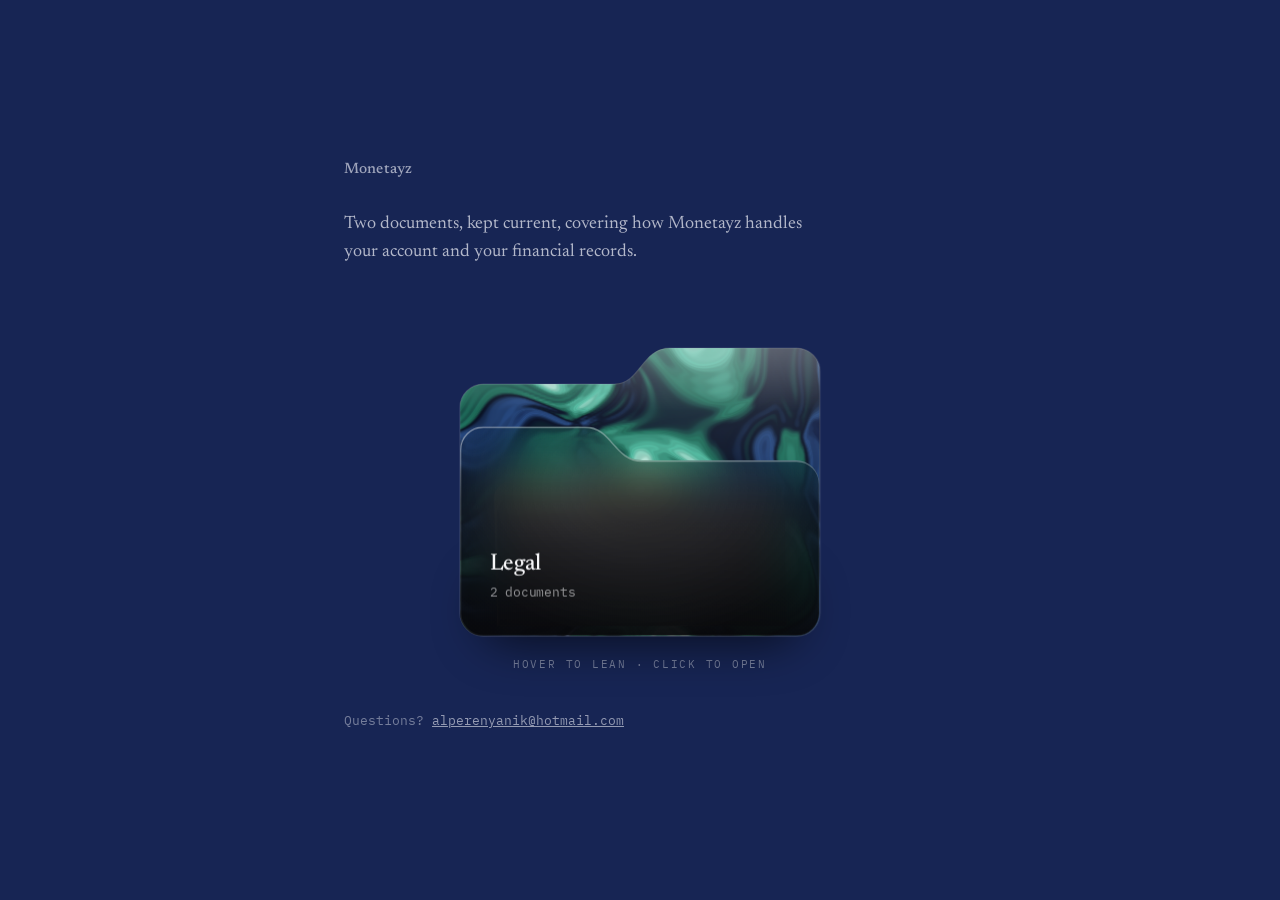
<file: index.html>
<!doctype html>
<html lang="en">

<head>
  <meta charset="utf-8" />
  <meta name="viewport" content="width=device-width, initial-scale=1" />
  <title>Monetayz — Legal</title>
  <meta name="description" content="Privacy Policy and Terms of Service for the Monetayz personal finance app." />
  <link rel="preconnect" href="https://fonts.googleapis.com">
  <link rel="preconnect" href="https://fonts.gstatic.com" crossorigin>
  <link
    href="https://fonts.googleapis.com/css2?family=Newsreader:ital,wght@0,400;0,500;1,400&family=IBM+Plex+Sans:wght@400;500;600&family=IBM+Plex+Mono:wght@400;500&display=swap"
    rel="stylesheet">
  <link rel="stylesheet" href="./css/styles.css">
  <link rel="stylesheet" href="./css/folder.css">
  <link rel="icon" href="./assets/Monetayz.ico">
  <style>
    body {
      display: flex;
      flex-direction: column;
      min-height: 100vh;
    }

    .cover.cover--home {
      flex: 1;
      display: flex;
      flex-direction: column;
      justify-content: center;
      padding-top: 0;
      padding-bottom: 0;
    }

    .home-inner {
      max-width: 640px;
      margin: 0 auto;
      width: 100%;
      padding: 40px 24px;
    }

    .home-mark {
      font-family: var(--serif);
      font-weight: 500;
      font-size: 15px;
      color: rgba(232, 234, 242, 0.65);
      letter-spacing: 0.01em;
      margin: 0 0 28px;
    }

    .home-inner h1 {
      font-family: var(--serif);
      font-weight: 500;
      font-size: clamp(34px, 6vw, 52px);
      line-height: 1.15;
      color: var(--navy-ink);
      margin: 0 0 16px;
    }

    .home-inner p.intro {
      font-family: var(--serif);
      font-size: 18px;
      line-height: 1.6;
      color: rgba(232, 234, 242, 0.75);
      max-width: 46ch;
      margin: 0 0 24px;
    }

    .folder-host {
      display: flex;
      justify-content: center;
      width: 100%;
      margin: 8px 0 0;
    }

    .folder-hint {
      font-family: var(--mono);
      font-size: 11px;
      letter-spacing: 0.16em;
      text-transform: uppercase;
      color: rgba(232, 234, 242, 0.45);
      text-align: center;
      margin: 20px 0 0;
    }

    /* no-JS fallback: the original ledger list */
    .ledger {
      list-style: none;
      margin: 0;
      padding: 0;
      border-top: 1px solid rgba(232, 234, 242, 0.18);
    }

    .ledger li {
      border-bottom: 1px solid rgba(232, 234, 242, 0.18);
    }

    .ledger a {
      display: flex;
      align-items: baseline;
      gap: 16px;
      padding: 20px 2px;
      text-decoration: none;
      color: var(--navy-ink);
    }

    .ledger a:hover .ledger-title {
      color: var(--seal);
    }

    .ledger-num {
      font-family: var(--mono);
      font-size: 13px;
      color: rgba(232, 234, 242, 0.5);
      flex-shrink: 0;
    }

    .ledger-body {
      flex: 1;
      min-width: 0;
    }

    .ledger-title {
      font-family: var(--serif);
      font-size: 19px;
      display: block;
      transition: color 0.15s ease;
    }

    .ledger-sub {
      font-family: var(--sans);
      font-size: 13.5px;
      color: rgba(232, 234, 242, 0.55);
      margin-top: 3px;
    }

    .home-foot {
      font-family: var(--mono);
      font-size: 12.5px;
      color: rgba(232, 234, 242, 0.45);
      margin-top: 36px;
    }

    .home-foot a {
      color: rgba(232, 234, 242, 0.6);
    }

    @media (prefers-reduced-motion: no-preference) {

      .home-mark,
      .home-inner h1,
      .home-inner p.intro {
        animation: rise 0.6s cubic-bezier(0.16, 1, 0.3, 1) both;
      }

      .home-mark {
        animation-delay: 0.02s;
      }

      .home-inner h1 {
        animation-delay: 0.08s;
      }

      .home-inner p.intro {
        animation-delay: 0.16s;
      }
    }
  </style>
</head>

<body>
  <main class="cover cover--home">
    <div class="home-inner">
      <p class="home-mark">Monetayz</p>
      <p class="intro">Two documents, kept current, covering how Monetayz handles your account and your financial records.</p>

      <div id="legal-folder" class="folder-host"></div>
      <p class="folder-hint" id="folder-hint" hidden>Hover to lean · Click to open</p>

      <noscript>
        <ol class="ledger">
          <li>
            <a href="./privacy.html">
              <span class="ledger-num">01</span>
              <span class="ledger-body">
                <span class="ledger-title">Privacy Policy</span>
                <span class="ledger-sub">How we collect, use, and protect your data</span>
              </span>
            </a>
          </li>
          <li>
            <a href="./terms.html">
              <span class="ledger-num">02</span>
              <span class="ledger-body">
                <span class="ledger-title">Terms of Service</span>
                <span class="ledger-sub">The rules for using Monetayz</span>
              </span>
            </a>
          </li>
        </ol>
      </noscript>

      <p class="home-foot">Questions? <a href="mailto:alperenyanik@hotmail.com">alperenyanik@hotmail.com</a></p>
    </div>
  </main>

  <script src="./js/folder.js"></script>
  <script>
    GlassFolder.mount(document.getElementById('legal-folder'), {
      label: 'Legal',
      meta: '2 documents',
      tone: 'dark',
      art: 'ledger',
      seed: 7,
      width: 360,
      files: [
        { name: 'Privacy Policy', meta: '01 · Data', href: './privacy.html', art: 'brass' },
        { name: 'Terms of Service', meta: '02 · Rules', href: './terms.html' }
      ]
    });
    document.getElementById('folder-hint').hidden = false;
  </script>
</body>

</html>
</file>
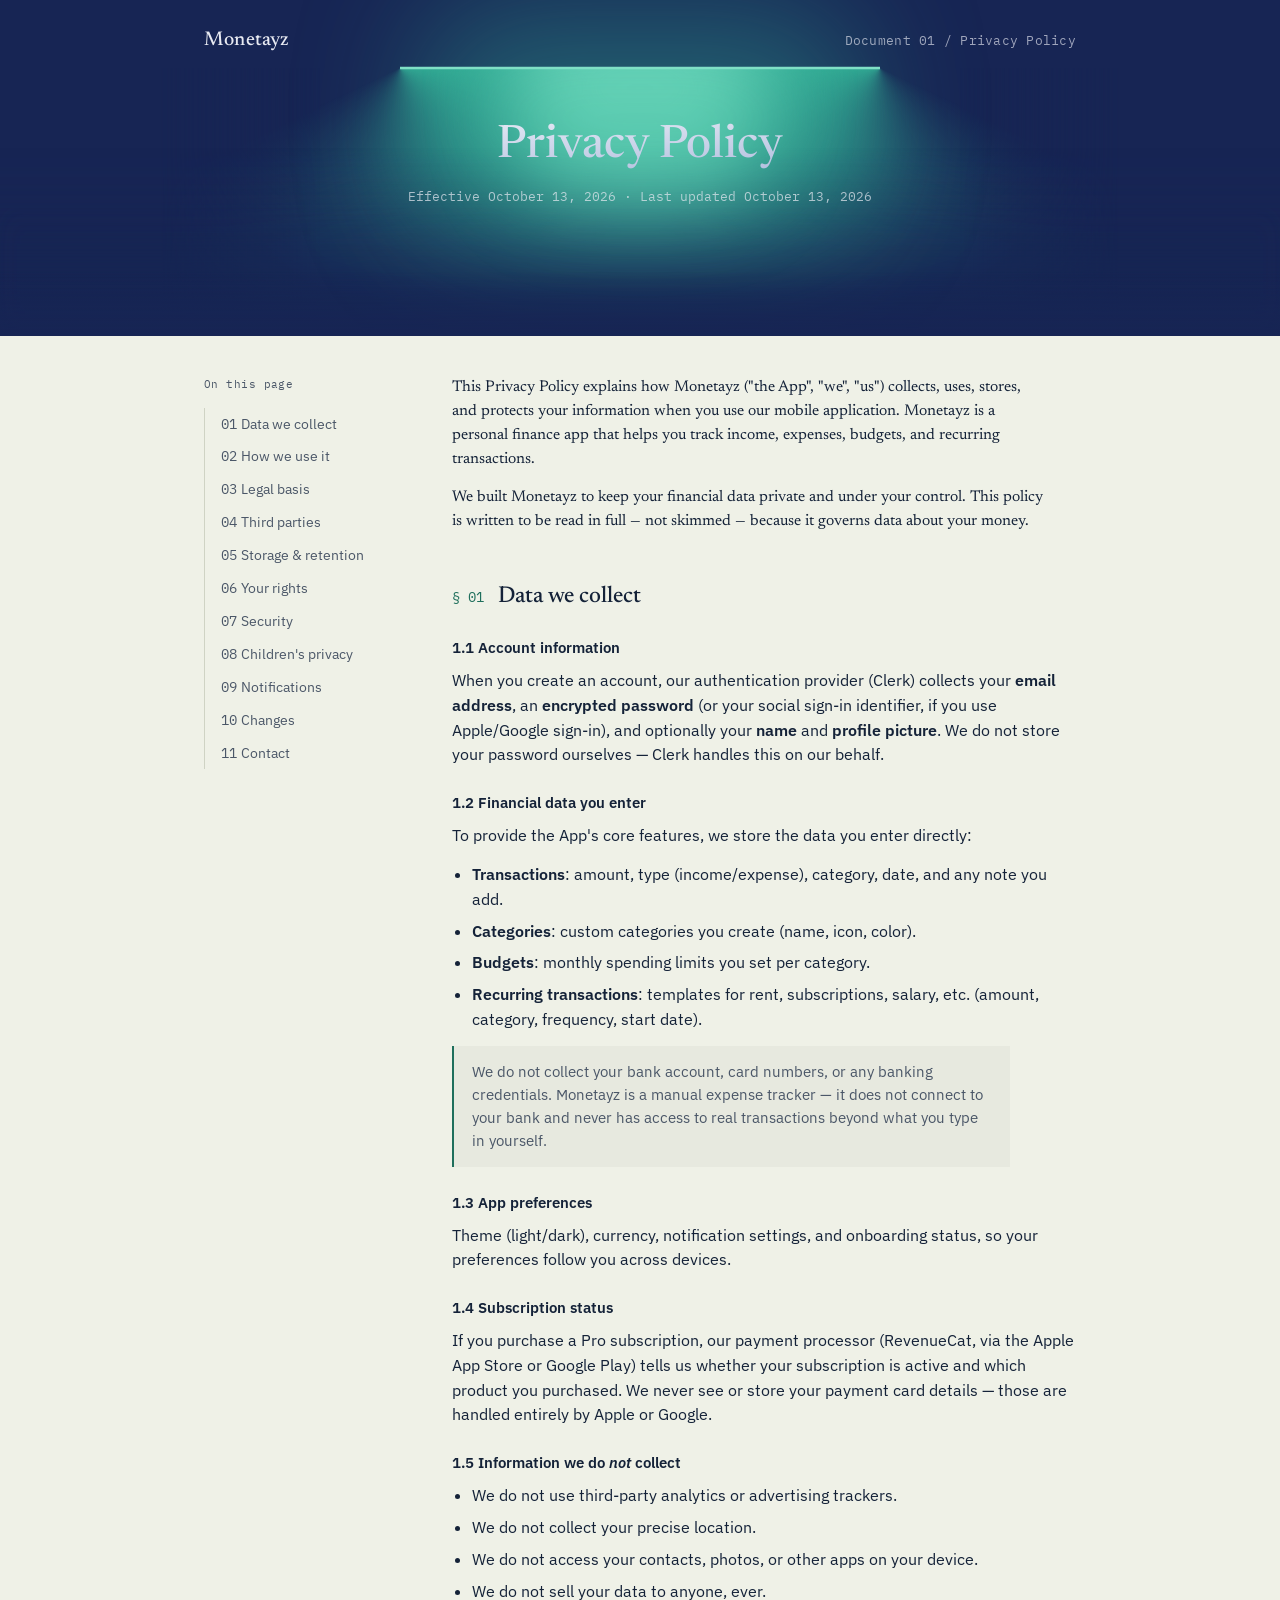
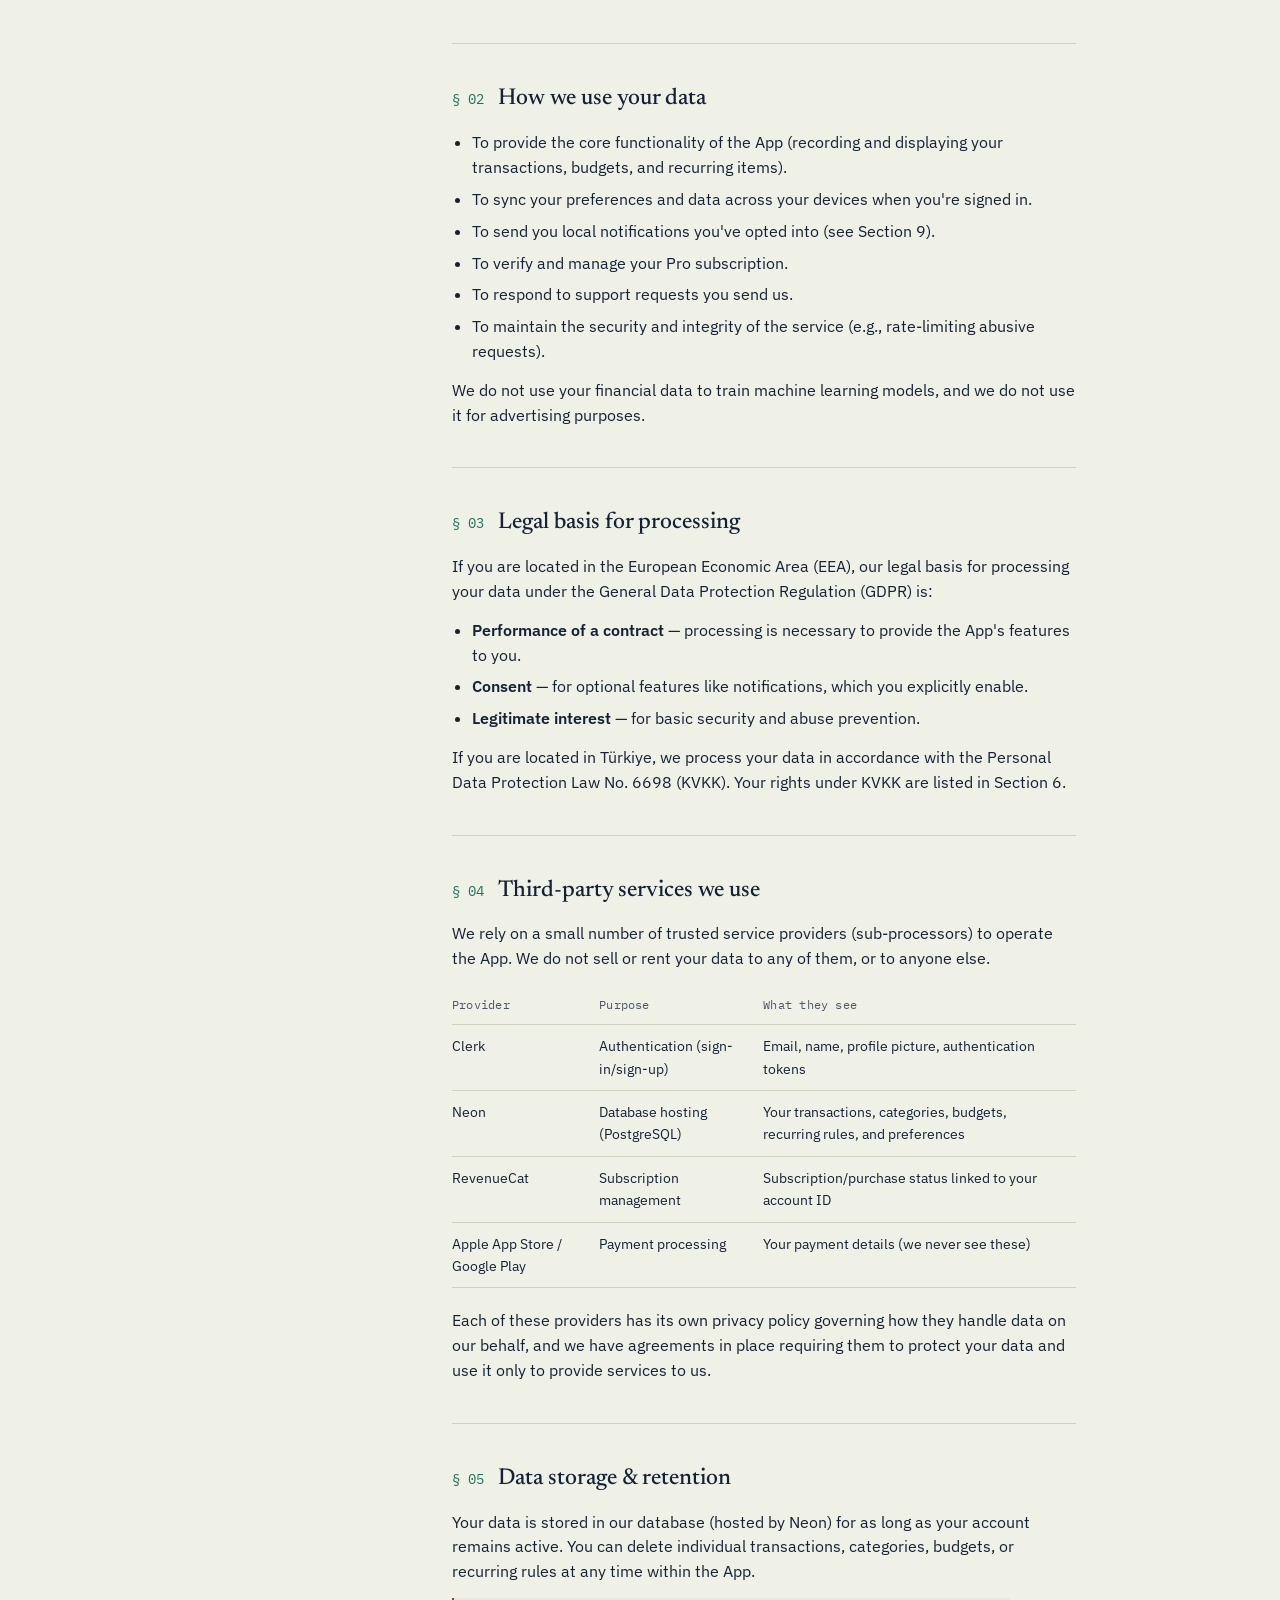
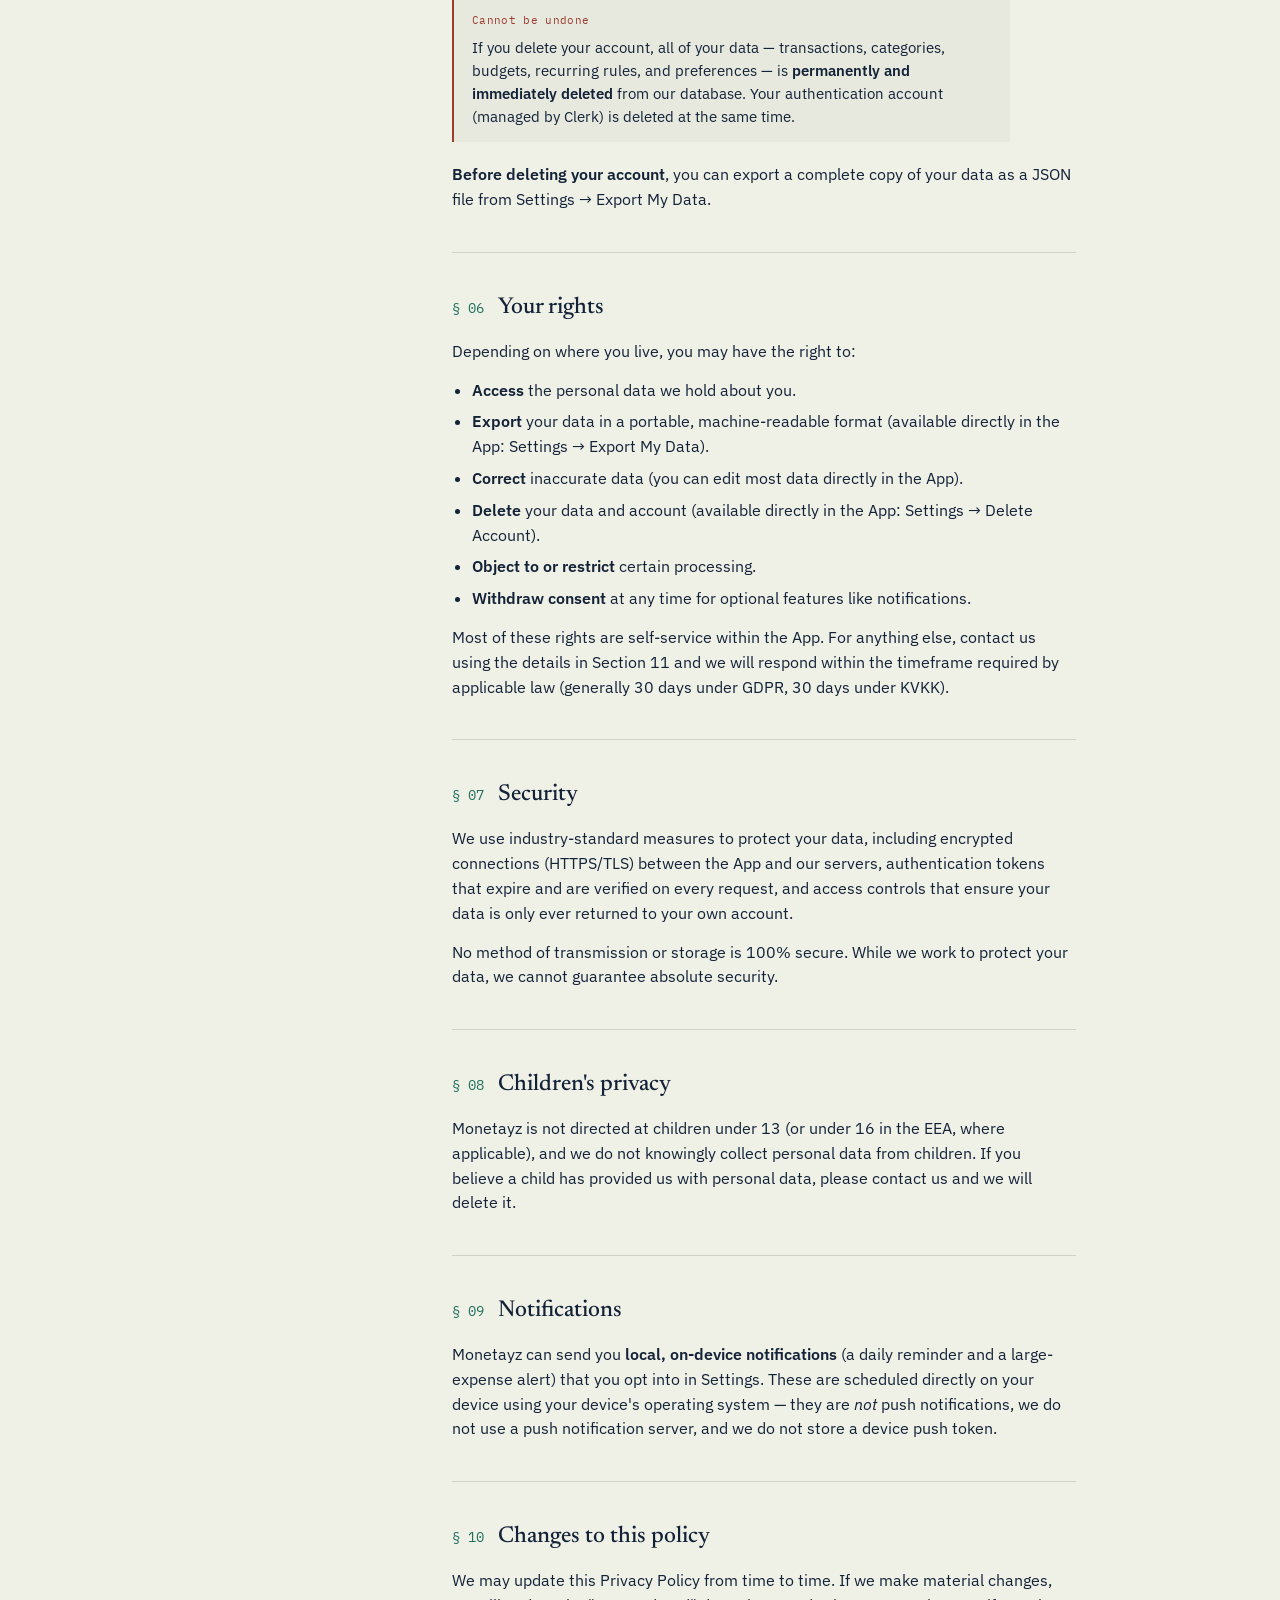
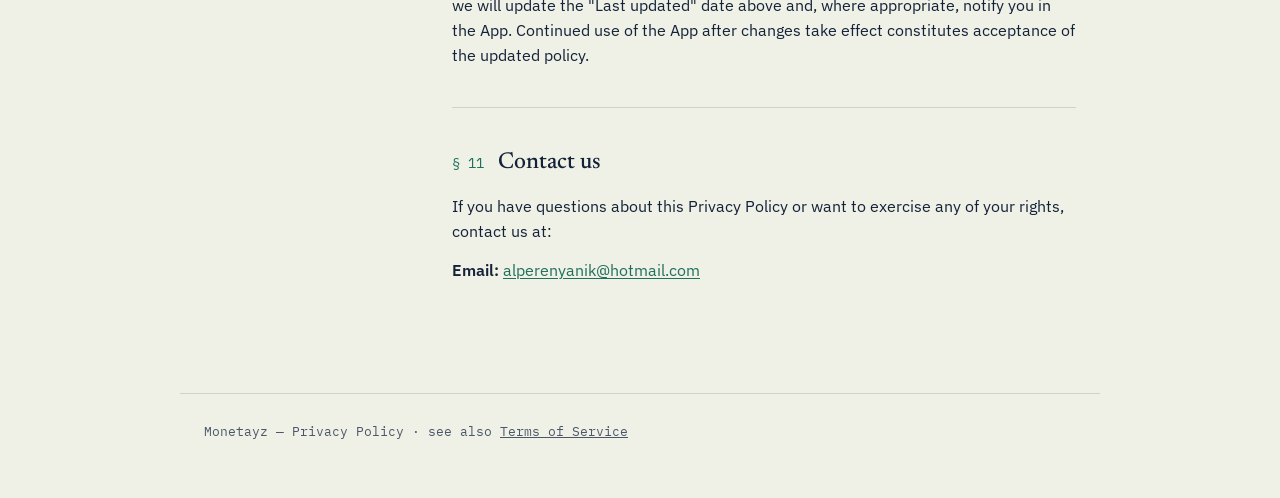
<file: privacy.html>
<!doctype html>
<html lang="en">

<head>
  <meta charset="utf-8" />
  <meta name="viewport" content="width=device-width, initial-scale=1" />
  <title>Privacy Policy — Monetayz</title>
  <meta name="description" content="Privacy Policy for the Monetayz personal finance app." />
  <link rel="preconnect" href="https://fonts.googleapis.com">
  <link rel="preconnect" href="https://fonts.gstatic.com" crossorigin>
  <link
    href="https://fonts.googleapis.com/css2?family=Newsreader:ital,wght@0,400;0,500;1,400&family=IBM+Plex+Sans:wght@400;500;600&family=IBM+Plex+Mono:wght@400;500&display=swap"
    rel="stylesheet">
  <link rel="stylesheet" href="./css/styles.css">
  <link rel="stylesheet" href="./css/lamp.css">
  <link rel="icon" href="./assets/Monetayz.ico">
</head>

<body>

  <header class="lamp">
    <div class="lamp-stage" aria-hidden="true">
      <div class="lamp-beam lamp-beam--l"><i class="v"></i><i class="h"></i></div>
      <div class="lamp-beam lamp-beam--r"><i class="v"></i><i class="h"></i></div>
      <div class="lamp-floor"></div>
      <div class="lamp-frost"></div>
      <div class="lamp-glow"></div>
      <div class="lamp-core"></div>
      <div class="lamp-line"></div>
      <div class="lamp-cap"></div>
    </div>
    <div class="cover-inner lamp-top">
      <a class="mark" href="./index.html">Monetayz</a>
      <span class="cover-doc">Document 01 / Privacy Policy</span>
    </div>
    <div class="cover-title lamp-content">
      <h1>Privacy Policy</h1>
      <p class="cover-meta">Effective October 13, 2026 · Last updated October 13, 2026</p>
    </div>
  </header>

  <div class="frame">
    <nav class="index" aria-label="Sections">
      <p class="index-label">On this page</p>
      <ol>
        <li><a href="#data-we-collect"><span class="index-num">01</span>Data we collect</a></li>
        <li><a href="#how-we-use-it"><span class="index-num">02</span>How we use it</a></li>
        <li><a href="#legal-basis"><span class="index-num">03</span>Legal basis</a></li>
        <li><a href="#third-parties"><span class="index-num">04</span>Third parties</a></li>
        <li><a href="#storage-retention"><span class="index-num">05</span>Storage &amp; retention</a></li>
        <li><a href="#your-rights"><span class="index-num">06</span>Your rights</a></li>
        <li><a href="#security"><span class="index-num">07</span>Security</a></li>
        <li><a href="#children"><span class="index-num">08</span>Children's privacy</a></li>
        <li><a href="#notifications"><span class="index-num">09</span>Notifications</a></li>
        <li><a href="#changes"><span class="index-num">10</span>Changes</a></li>
        <li><a href="#contact"><span class="index-num">11</span>Contact</a></li>
      </ol>
    </nav>

    <main class="doc">
      <p class="lede">
        This Privacy Policy explains how Monetayz ("the App", "we", "us") collects, uses, stores, and
        protects your information when you use our mobile application. Monetayz is a personal finance
        app that helps you track income, expenses, budgets, and recurring transactions.
      </p>
      <p class="lede">
        We built Monetayz to keep your financial data private and under your control. This policy is
        written to be read in full — not skimmed — because it governs data about your money.
      </p>

      <section class="entry" id="data-we-collect">
        <div class="entry-head"><span class="entry-num">§ 01</span>
          <h2>Data we collect</h2>
        </div>

        <h3>1.1 Account information</h3>
        <p>
          When you create an account, our authentication provider (Clerk) collects your <strong>email
            address</strong>, an <strong>encrypted password</strong> (or your social sign-in identifier, if
          you use Apple/Google sign-in), and optionally your <strong>name</strong> and
          <strong>profile picture</strong>. We do not store your password ourselves — Clerk handles this
          on our behalf.
        </p>

        <h3>1.2 Financial data you enter</h3>
        <p>To provide the App's core features, we store the data you enter directly:</p>
        <ul>
          <li><strong>Transactions</strong>: amount, type (income/expense), category, date, and any note you add.</li>
          <li><strong>Categories</strong>: custom categories you create (name, icon, color).</li>
          <li><strong>Budgets</strong>: monthly spending limits you set per category.</li>
          <li><strong>Recurring transactions</strong>: templates for rent, subscriptions, salary, etc. (amount,
            category, frequency, start date).</li>
        </ul>
        <div class="note">
          We do not collect your bank account, card numbers, or any banking credentials. Monetayz is a
          manual expense tracker — it does not connect to your bank and never has access to real
          transactions beyond what you type in yourself.
        </div>

        <h3>1.3 App preferences</h3>
        <p>Theme (light/dark), currency, notification settings, and onboarding status, so your preferences follow you
          across devices.</p>

        <h3>1.4 Subscription status</h3>
        <p>
          If you purchase a Pro subscription, our payment processor (RevenueCat, via the Apple App Store
          or Google Play) tells us whether your subscription is active and which product you purchased.
          We never see or store your payment card details — those are handled entirely by Apple or Google.
        </p>

        <h3>1.5 Information we do <em>not</em> collect</h3>
        <ul>
          <li>We do not use third-party analytics or advertising trackers.</li>
          <li>We do not collect your precise location.</li>
          <li>We do not access your contacts, photos, or other apps on your device.</li>
          <li>We do not sell your data to anyone, ever.</li>
        </ul>
      </section>

      <section class="entry" id="how-we-use-it">
        <div class="entry-head"><span class="entry-num">§ 02</span>
          <h2>How we use your data</h2>
        </div>
        <ul>
          <li>To provide the core functionality of the App (recording and displaying your transactions, budgets, and
            recurring items).</li>
          <li>To sync your preferences and data across your devices when you're signed in.</li>
          <li>To send you local notifications you've opted into (see Section 9).</li>
          <li>To verify and manage your Pro subscription.</li>
          <li>To respond to support requests you send us.</li>
          <li>To maintain the security and integrity of the service (e.g., rate-limiting abusive requests).</li>
        </ul>
        <p>We do not use your financial data to train machine learning models, and we do not use it for advertising
          purposes.</p>
      </section>

      <section class="entry" id="legal-basis">
        <div class="entry-head"><span class="entry-num">§ 03</span>
          <h2>Legal basis for processing</h2>
        </div>
        <p>
          If you are located in the European Economic Area (EEA), our legal basis for processing your
          data under the General Data Protection Regulation (GDPR) is:
        </p>
        <ul>
          <li><strong>Performance of a contract</strong> — processing is necessary to provide the App's features to you.
          </li>
          <li><strong>Consent</strong> — for optional features like notifications, which you explicitly enable.</li>
          <li><strong>Legitimate interest</strong> — for basic security and abuse prevention.</li>
        </ul>
        <p>
          If you are located in Türkiye, we process your data in accordance with the Personal Data
          Protection Law No. 6698 (KVKK). Your rights under KVKK are listed in Section 6.
        </p>
      </section>

      <section class="entry" id="third-parties">
        <div class="entry-head"><span class="entry-num">§ 04</span>
          <h2>Third-party services we use</h2>
        </div>
        <p>We rely on a small number of trusted service providers (sub-processors) to operate the App. We do not sell or
          rent your data to any of them, or to anyone else.</p>
        <table>
          <thead>
            <tr>
              <th>Provider</th>
              <th>Purpose</th>
              <th>What they see</th>
            </tr>
          </thead>
          <tbody>
            <tr>
              <td>Clerk</td>
              <td>Authentication (sign-in/sign-up)</td>
              <td>Email, name, profile picture, authentication tokens</td>
            </tr>
            <tr>
              <td>Neon</td>
              <td>Database hosting (PostgreSQL)</td>
              <td>Your transactions, categories, budgets, recurring rules, and preferences</td>
            </tr>
            <tr>
              <td>RevenueCat</td>
              <td>Subscription management</td>
              <td>Subscription/purchase status linked to your account ID</td>
            </tr>
            <tr>
              <td>Apple App Store / Google Play</td>
              <td>Payment processing</td>
              <td>Your payment details (we never see these)</td>
            </tr>
          </tbody>
        </table>
        <p>Each of these providers has its own privacy policy governing how they handle data on our behalf, and we have
          agreements in place requiring them to protect your data and use it only to provide services to us.</p>
      </section>

      <section class="entry" id="storage-retention">
        <div class="entry-head"><span class="entry-num">§ 05</span>
          <h2>Data storage &amp; retention</h2>
        </div>
        <p>
          Your data is stored in our database (hosted by Neon) for as long as your account remains
          active. You can delete individual transactions, categories, budgets, or recurring rules at any
          time within the App.
        </p>
        <div class="note stamp">
          If you delete your account, all of your data — transactions, categories, budgets, recurring
          rules, and preferences — is <strong>permanently and immediately deleted</strong> from our
          database. Your authentication account (managed by Clerk) is deleted at the same time.
        </div>
        <p>
          <strong>Before deleting your account</strong>, you can export a complete copy of your data as a
          JSON file from Settings → Export My Data.
        </p>
      </section>

      <section class="entry" id="your-rights">
        <div class="entry-head"><span class="entry-num">§ 06</span>
          <h2>Your rights</h2>
        </div>
        <p>Depending on where you live, you may have the right to:</p>
        <ul>
          <li><strong>Access</strong> the personal data we hold about you.</li>
          <li><strong>Export</strong> your data in a portable, machine-readable format (available directly in the App:
            Settings → Export My Data).</li>
          <li><strong>Correct</strong> inaccurate data (you can edit most data directly in the App).</li>
          <li><strong>Delete</strong> your data and account (available directly in the App: Settings → Delete Account).
          </li>
          <li><strong>Object to or restrict</strong> certain processing.</li>
          <li><strong>Withdraw consent</strong> at any time for optional features like notifications.</li>
        </ul>
        <p>
          Most of these rights are self-service within the App. For anything else, contact us using the
          details in Section 11 and we will respond within the timeframe required by applicable law
          (generally 30 days under GDPR, 30 days under KVKK).
        </p>
      </section>

      <section class="entry" id="security">
        <div class="entry-head"><span class="entry-num">§ 07</span>
          <h2>Security</h2>
        </div>
        <p>
          We use industry-standard measures to protect your data, including encrypted connections (HTTPS/TLS)
          between the App and our servers, authentication tokens that expire and are verified on every
          request, and access controls that ensure your data is only ever returned to your own account.
        </p>
        <p>
          No method of transmission or storage is 100% secure. While we work to protect your data, we
          cannot guarantee absolute security.
        </p>
      </section>

      <section class="entry" id="children">
        <div class="entry-head"><span class="entry-num">§ 08</span>
          <h2>Children's privacy</h2>
        </div>
        <p>
          Monetayz is not directed at children under 13 (or under 16 in the EEA, where applicable), and
          we do not knowingly collect personal data from children. If you believe a child has provided us
          with personal data, please contact us and we will delete it.
        </p>
      </section>

      <section class="entry" id="notifications">
        <div class="entry-head"><span class="entry-num">§ 09</span>
          <h2>Notifications</h2>
        </div>
        <p>
          Monetayz can send you <strong>local, on-device notifications</strong> (a daily reminder and a
          large-expense alert) that you opt into in Settings. These are scheduled directly on your device
          using your device's operating system — they are <em>not</em> push notifications, we do not use
          a push notification server, and we do not store a device push token.
        </p>
      </section>

      <section class="entry" id="changes">
        <div class="entry-head"><span class="entry-num">§ 10</span>
          <h2>Changes to this policy</h2>
        </div>
        <p>
          We may update this Privacy Policy from time to time. If we make material changes, we will
          update the "Last updated" date above and, where appropriate, notify you in the App. Continued
          use of the App after changes take effect constitutes acceptance of the updated policy.
        </p>
      </section>

      <section class="entry" id="contact">
        <div class="entry-head"><span class="entry-num">§ 11</span>
          <h2>Contact us</h2>
        </div>
        <p>
          If you have questions about this Privacy Policy or want to exercise any of your rights, contact
          us at:
        </p>
        <p><strong>Email:</strong> <a href="mailto:alperenyanik@hotmail.com">alperenyanik@hotmail.com</a></p>
      </section>
    </main>
  </div>

  <footer class="ledger-footer">
    Monetayz — Privacy Policy · see also <a href="./terms.html">Terms of Service</a>
  </footer>

  <script src="./js/script.js"></script>
</body>

</html>
</file>
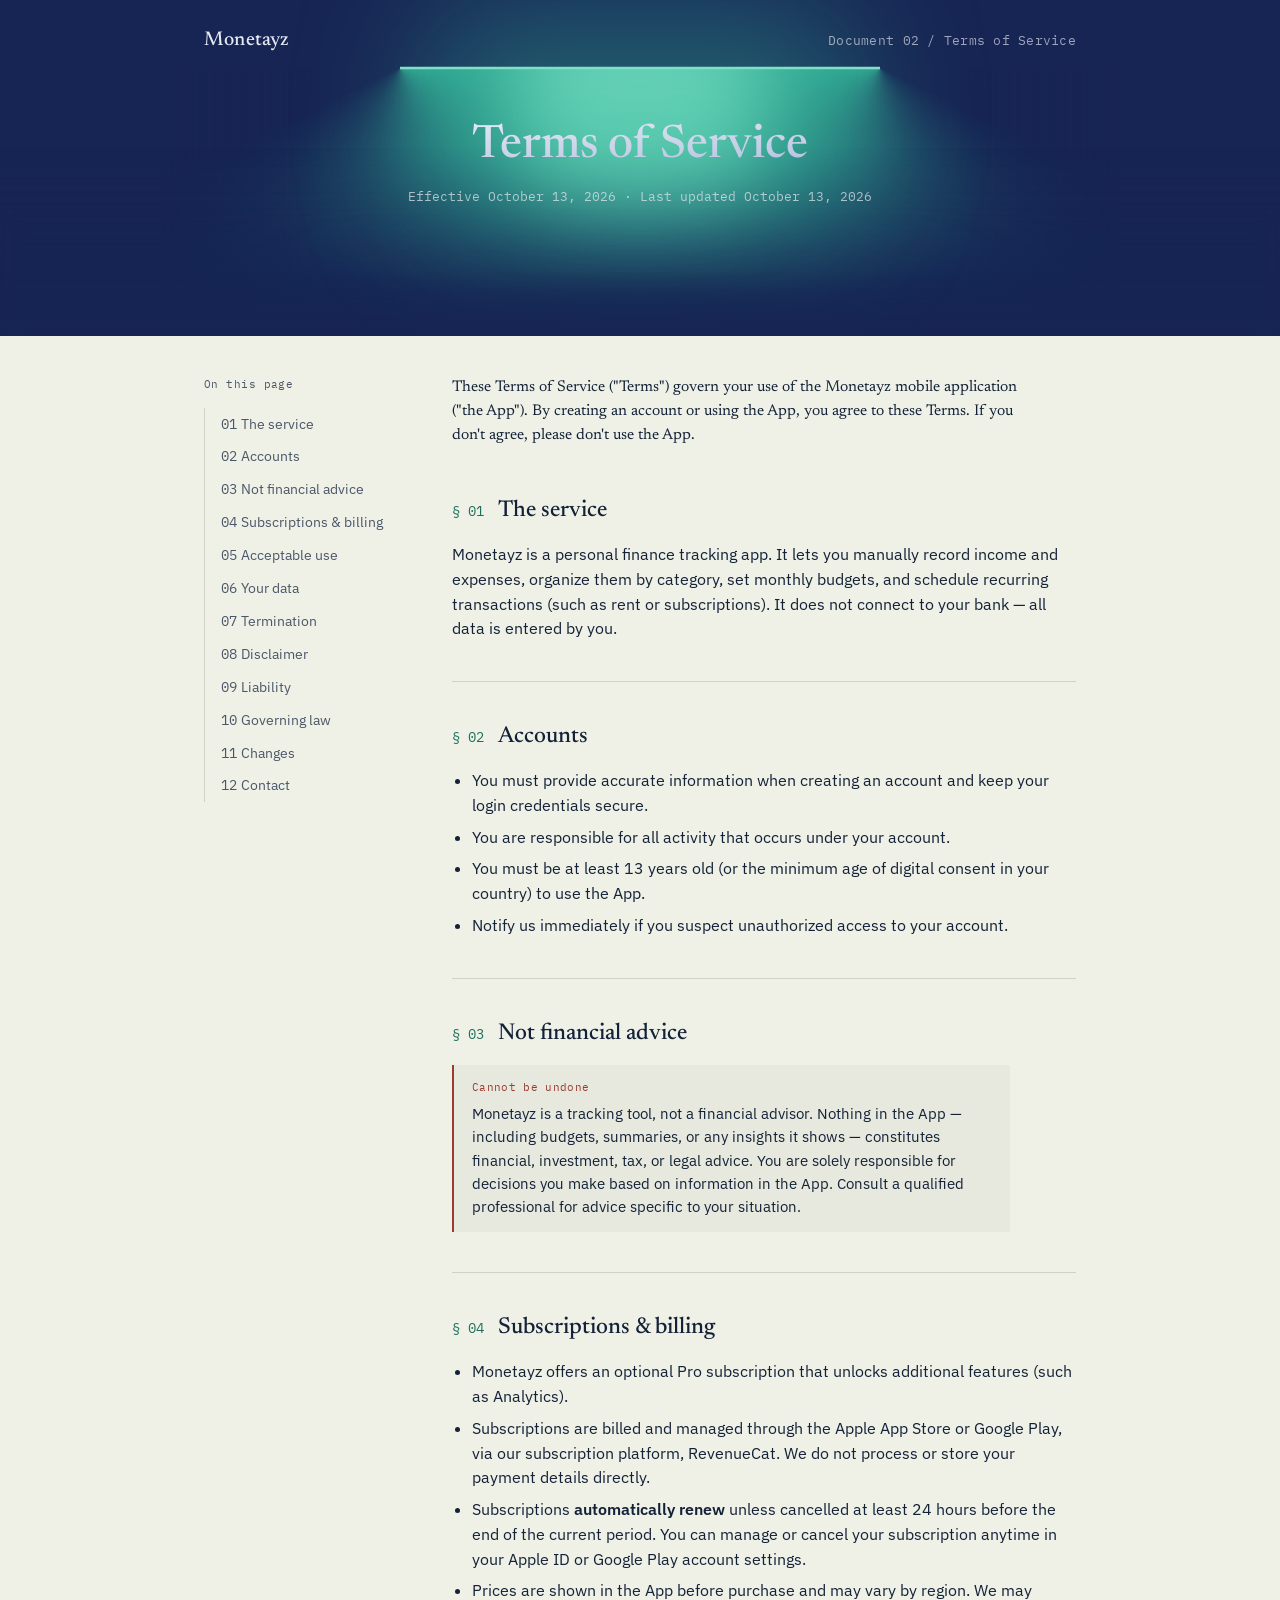
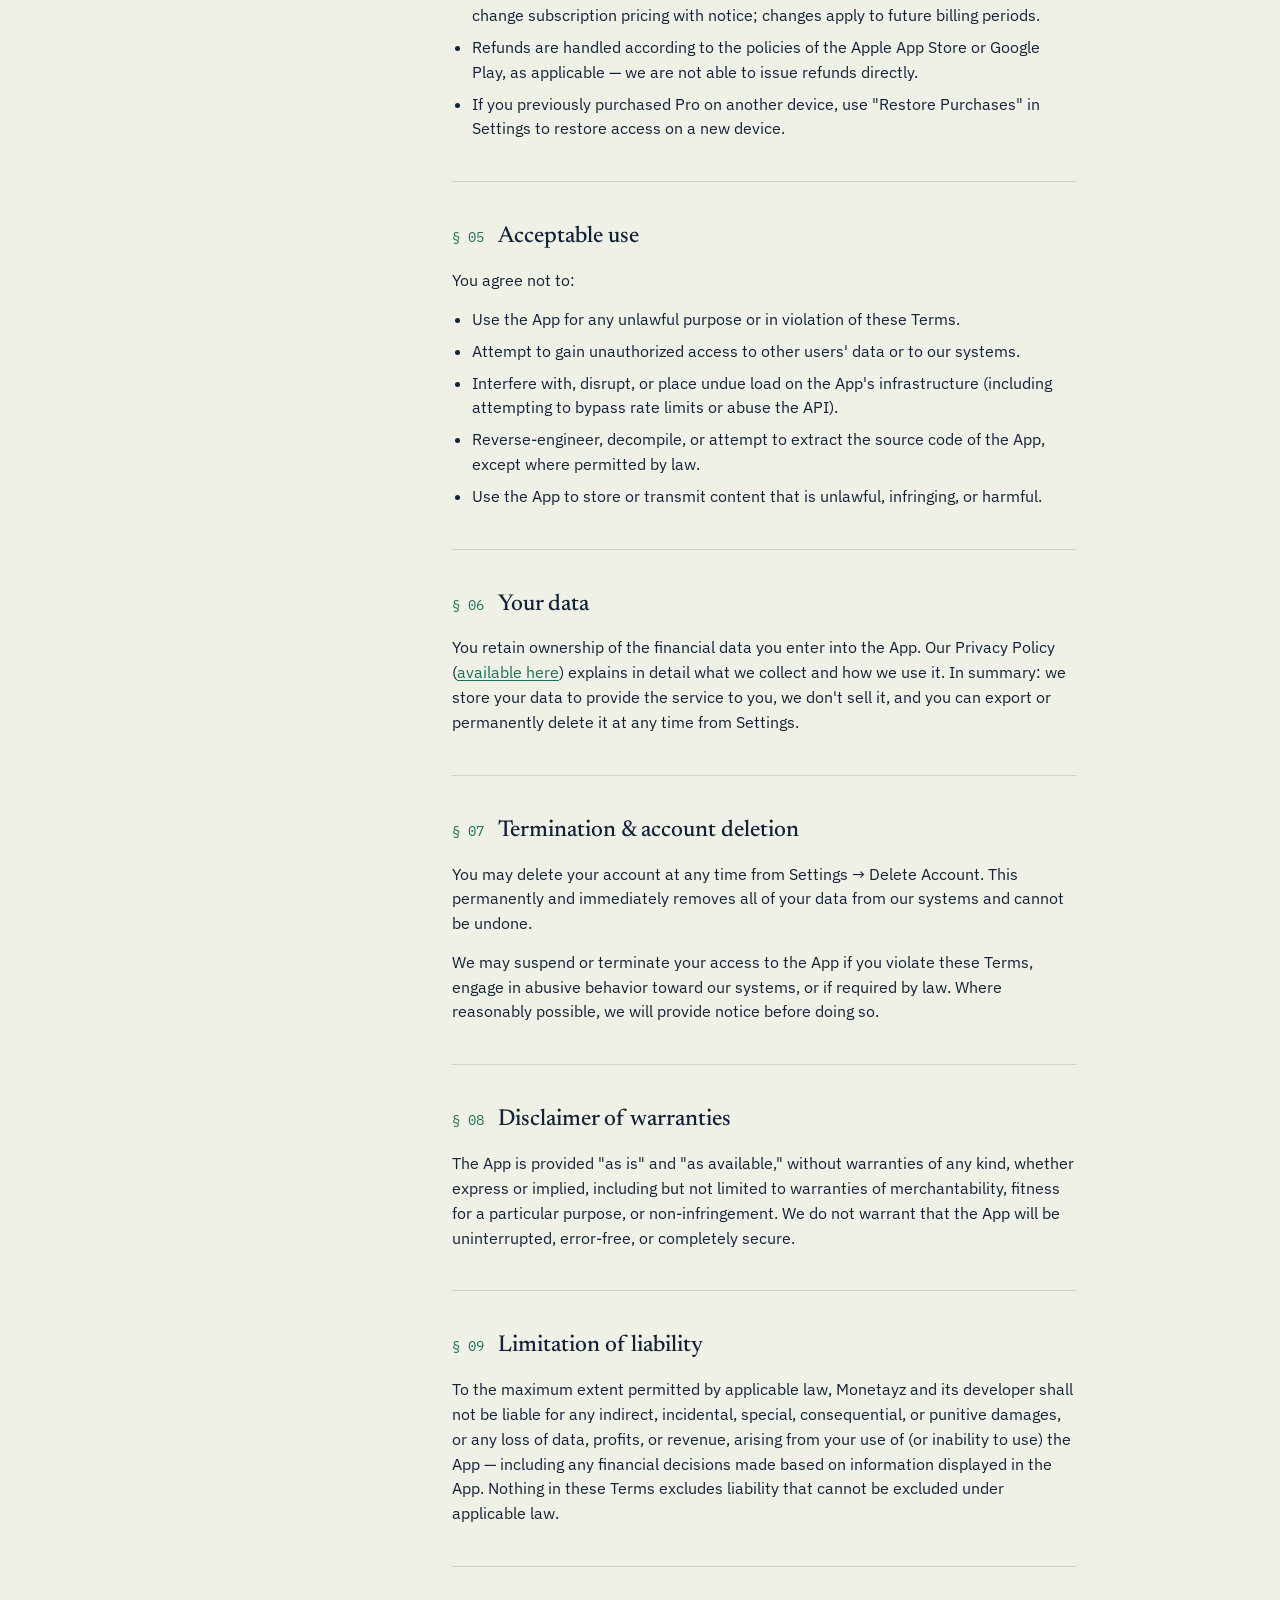
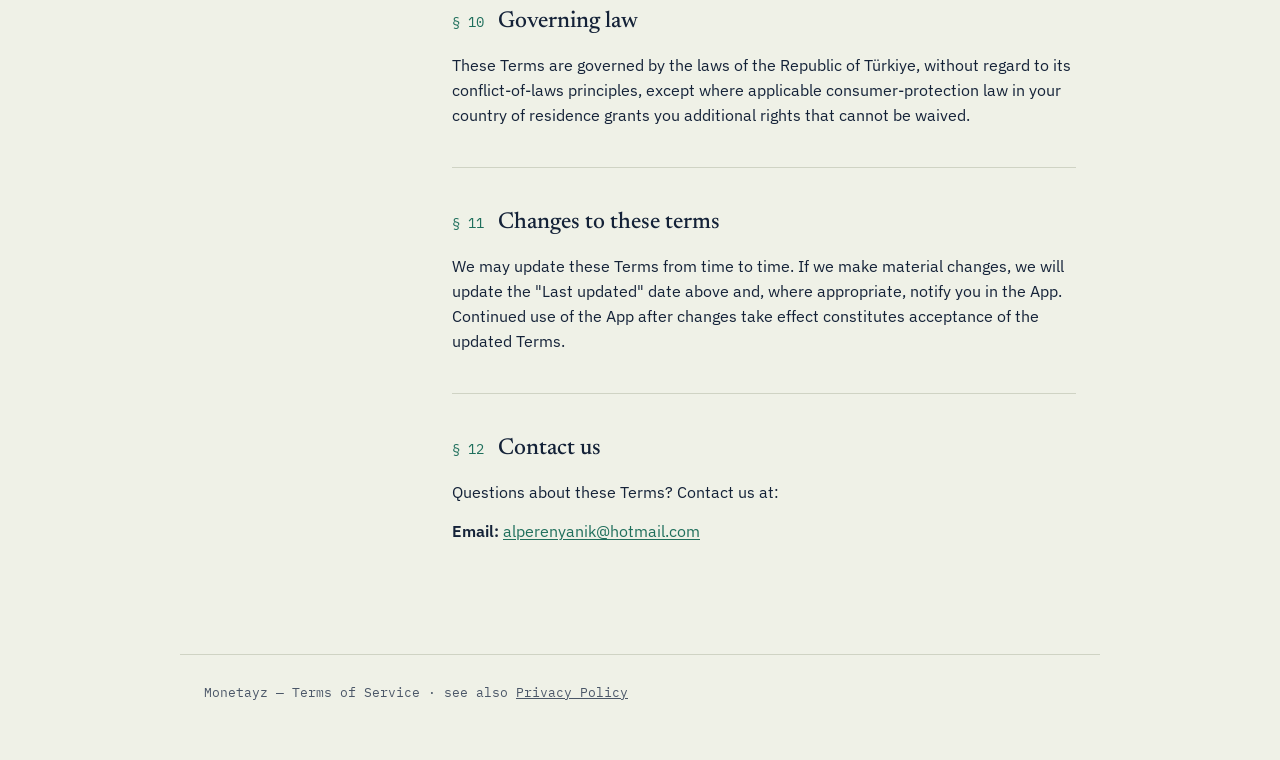
<file: terms.html>
<!doctype html>
<html lang="en">

<head>
  <meta charset="utf-8" />
  <meta name="viewport" content="width=device-width, initial-scale=1" />
  <title>Terms of Service — Monetayz</title>
  <meta name="description" content="Terms of Service for the Monetayz personal finance app." />
  <link rel="preconnect" href="https://fonts.googleapis.com">
  <link rel="preconnect" href="https://fonts.gstatic.com" crossorigin>
  <link
    href="https://fonts.googleapis.com/css2?family=Newsreader:ital,wght@0,400;0,500;1,400&family=IBM+Plex+Sans:wght@400;500;600&family=IBM+Plex+Mono:wght@400;500&display=swap"
    rel="stylesheet">
  <link rel="stylesheet" href="./css/styles.css">
  <link rel="stylesheet" href="./css/lamp.css">
  <link rel="icon" href="./assets/Monetayz.ico">
</head>

<body>

  <header class="lamp">
    <div class="lamp-stage" aria-hidden="true">
      <div class="lamp-beam lamp-beam--l"><i class="v"></i><i class="h"></i></div>
      <div class="lamp-beam lamp-beam--r"><i class="v"></i><i class="h"></i></div>
      <div class="lamp-floor"></div>
      <div class="lamp-frost"></div>
      <div class="lamp-glow"></div>
      <div class="lamp-core"></div>
      <div class="lamp-line"></div>
      <div class="lamp-cap"></div>
    </div>
    <div class="cover-inner lamp-top">
      <a class="mark" href="./index.html">Monetayz</a>
      <span class="cover-doc">Document 02 / Terms of Service</span>
    </div>
    <div class="cover-title lamp-content">
      <h1>Terms of Service</h1>
      <p class="cover-meta">Effective October 13, 2026 · Last updated October 13, 2026</p>
    </div>
  </header>

  <div class="frame">
    <nav class="index" aria-label="Sections">
      <p class="index-label">On this page</p>
      <ol>
        <li><a href="#the-service"><span class="index-num">01</span>The service</a></li>
        <li><a href="#accounts"><span class="index-num">02</span>Accounts</a></li>
        <li><a href="#not-financial-advice"><span class="index-num">03</span>Not financial advice</a></li>
        <li><a href="#subscriptions"><span class="index-num">04</span>Subscriptions &amp; billing</a></li>
        <li><a href="#acceptable-use"><span class="index-num">05</span>Acceptable use</a></li>
        <li><a href="#your-data"><span class="index-num">06</span>Your data</a></li>
        <li><a href="#termination"><span class="index-num">07</span>Termination</a></li>
        <li><a href="#disclaimer"><span class="index-num">08</span>Disclaimer</a></li>
        <li><a href="#liability"><span class="index-num">09</span>Liability</a></li>
        <li><a href="#governing-law"><span class="index-num">10</span>Governing law</a></li>
        <li><a href="#changes"><span class="index-num">11</span>Changes</a></li>
        <li><a href="#contact"><span class="index-num">12</span>Contact</a></li>
      </ol>
    </nav>

    <main class="doc">
      <p class="lede">
        These Terms of Service ("Terms") govern your use of the Monetayz mobile application ("the App").
        By creating an account or using the App, you agree to these Terms. If you don't agree, please
        don't use the App.
      </p>

      <section class="entry" id="the-service">
        <div class="entry-head"><span class="entry-num">§ 01</span>
          <h2>The service</h2>
        </div>
        <p>
          Monetayz is a personal finance tracking app. It lets you manually record income and expenses,
          organize them by category, set monthly budgets, and schedule recurring transactions (such as
          rent or subscriptions). It does not connect to your bank — all data is entered by you.
        </p>
      </section>

      <section class="entry" id="accounts">
        <div class="entry-head"><span class="entry-num">§ 02</span>
          <h2>Accounts</h2>
        </div>
        <ul>
          <li>You must provide accurate information when creating an account and keep your login credentials secure.
          </li>
          <li>You are responsible for all activity that occurs under your account.</li>
          <li>You must be at least 13 years old (or the minimum age of digital consent in your country) to use the App.
          </li>
          <li>Notify us immediately if you suspect unauthorized access to your account.</li>
        </ul>
      </section>

      <section class="entry" id="not-financial-advice">
        <div class="entry-head"><span class="entry-num">§ 03</span>
          <h2>Not financial advice</h2>
        </div>
        <div class="note stamp">
          Monetayz is a tracking tool, not a financial advisor. Nothing in the App — including budgets,
          summaries, or any insights it shows — constitutes financial, investment, tax, or legal advice.
          You are solely responsible for decisions you make based on information in the App. Consult a
          qualified professional for advice specific to your situation.
        </div>
      </section>

      <section class="entry" id="subscriptions">
        <div class="entry-head"><span class="entry-num">§ 04</span>
          <h2>Subscriptions &amp; billing</h2>
        </div>
        <ul>
          <li>Monetayz offers an optional Pro subscription that unlocks additional features (such as Analytics).</li>
          <li>Subscriptions are billed and managed through the Apple App Store or Google Play, via our subscription
            platform, RevenueCat. We do not process or store your payment details directly.</li>
          <li>Subscriptions <strong>automatically renew</strong> unless cancelled at least 24 hours before the end of
            the current period. You can manage or cancel your subscription anytime in your Apple ID or Google Play
            account settings.</li>
          <li>Prices are shown in the App before purchase and may vary by region. We may change subscription pricing
            with notice; changes apply to future billing periods.</li>
          <li>Refunds are handled according to the policies of the Apple App Store or Google Play, as applicable — we
            are not able to issue refunds directly.</li>
          <li>If you previously purchased Pro on another device, use "Restore Purchases" in Settings to restore access
            on a new device.</li>
        </ul>
      </section>

      <section class="entry" id="acceptable-use">
        <div class="entry-head"><span class="entry-num">§ 05</span>
          <h2>Acceptable use</h2>
        </div>
        <p>You agree not to:</p>
        <ul>
          <li>Use the App for any unlawful purpose or in violation of these Terms.</li>
          <li>Attempt to gain unauthorized access to other users' data or to our systems.</li>
          <li>Interfere with, disrupt, or place undue load on the App's infrastructure (including attempting to bypass
            rate limits or abuse the API).</li>
          <li>Reverse-engineer, decompile, or attempt to extract the source code of the App, except where permitted by
            law.</li>
          <li>Use the App to store or transmit content that is unlawful, infringing, or harmful.</li>
        </ul>
      </section>

      <section class="entry" id="your-data">
        <div class="entry-head"><span class="entry-num">§ 06</span>
          <h2>Your data</h2>
        </div>
        <p>
          You retain ownership of the financial data you enter into the App. Our Privacy Policy
          (<a href="./privacy.html">available here</a>) explains in detail what we collect and how we use
          it. In summary: we store your data to provide the service to you, we don't sell it, and you can
          export or permanently delete it at any time from Settings.
        </p>
      </section>

      <section class="entry" id="termination">
        <div class="entry-head"><span class="entry-num">§ 07</span>
          <h2>Termination &amp; account deletion</h2>
        </div>
        <p>
          You may delete your account at any time from Settings → Delete Account. This permanently and
          immediately removes all of your data from our systems and cannot be undone.
        </p>
        <p>
          We may suspend or terminate your access to the App if you violate these Terms, engage in
          abusive behavior toward our systems, or if required by law. Where reasonably possible, we will
          provide notice before doing so.
        </p>
      </section>

      <section class="entry" id="disclaimer">
        <div class="entry-head"><span class="entry-num">§ 08</span>
          <h2>Disclaimer of warranties</h2>
        </div>
        <p>
          The App is provided "as is" and "as available," without warranties of any kind, whether express
          or implied, including but not limited to warranties of merchantability, fitness for a
          particular purpose, or non-infringement. We do not warrant that the App will be uninterrupted,
          error-free, or completely secure.
        </p>
      </section>

      <section class="entry" id="liability">
        <div class="entry-head"><span class="entry-num">§ 09</span>
          <h2>Limitation of liability</h2>
        </div>
        <p>
          To the maximum extent permitted by applicable law, Monetayz and its developer shall not be
          liable for any indirect, incidental, special, consequential, or punitive damages, or any loss
          of data, profits, or revenue, arising from your use of (or inability to use) the App — including
          any financial decisions made based on information displayed in the App. Nothing in these Terms
          excludes liability that cannot be excluded under applicable law.
        </p>
      </section>

      <section class="entry" id="governing-law">
        <div class="entry-head"><span class="entry-num">§ 10</span>
          <h2>Governing law</h2>
        </div>
        <p>
          These Terms are governed by the laws of the Republic of Türkiye, without regard to its
          conflict-of-laws principles, except where applicable consumer-protection law in your country of
          residence grants you additional rights that cannot be waived.
        </p>
      </section>

      <section class="entry" id="changes">
        <div class="entry-head"><span class="entry-num">§ 11</span>
          <h2>Changes to these terms</h2>
        </div>
        <p>
          We may update these Terms from time to time. If we make material changes, we will update the
          "Last updated" date above and, where appropriate, notify you in the App. Continued use of the
          App after changes take effect constitutes acceptance of the updated Terms.
        </p>
      </section>

      <section class="entry" id="contact">
        <div class="entry-head"><span class="entry-num">§ 12</span>
          <h2>Contact us</h2>
        </div>
        <p>Questions about these Terms? Contact us at:</p>
        <p><strong>Email:</strong> <a href="mailto:alperenyanik@hotmail.com">alperenyanik@hotmail.com</a></p>
      </section>
    </main>
  </div>

  <footer class="ledger-footer">
    Monetayz — Terms of Service · see also <a href="./privacy.html">Privacy Policy</a>
  </footer>

  <script src="./js/script.js"></script>
</body>

</html>
</file>
<file: css/styles.css>
/* Monetayz — Legal documents
   Design concept: the passbook / ledger. Monetayz is a manual finance ledger,
   so its legal documents are presented the same way — a bound record with a
   table of contents ("fihrist"), numbered entries, and a reserved red for
   the one thing that can't be undone. Navy is pulled directly from the
   app's own icon/splash color, not a new brand choice. */

:root {
  --paper: #eff1e7;
  --paper-raised: #e7e9df;
  --ink: #142238;
  --ink-soft: #4b5768;
  --navy: #172554;
  --navy-ink: #e8eaf2;
  --seal: #1f6f5c;
  --seal-dark: #165445;
  --stamp: #9c3b2e;
  --rule: #cfd3c4;
  --rule-strong: #b7bcaa;
  --mono: "IBM Plex Mono", ui-monospace, Menlo, Consolas, monospace;
  --sans: "IBM Plex Sans", -apple-system, BlinkMacSystemFont, "Segoe UI", sans-serif;
  --serif: "Newsreader", Georgia, "Times New Roman", serif;
}

@media (prefers-color-scheme: dark) {
  :root {
    --paper: #10182b;
    --paper-raised: #16213a;
    --ink: #e8e6da;
    --ink-soft: #a3ab9e;
    --navy: #0b1222;
    --navy-ink: #dbe2f5;
    --seal: #4fb89e;
    --seal-dark: #6fcdb4;
    --stamp: #d97b6c;
    --rule: #283048;
    --rule-strong: #384163;
  }
}

* {
  box-sizing: border-box;
}

html {
  -webkit-text-size-adjust: 100%;
}

html,
body {
  margin: 0;
  padding: 0;
}

body {
  background: var(--paper);
  color: var(--ink);
  font-family: var(--sans);
  font-size: 16px;
  line-height: 1.6;
  -webkit-font-smoothing: antialiased;
}

a {
  color: var(--seal);
}

a:hover {
  color: var(--seal-dark);
}

::selection {
  background: var(--seal);
  color: var(--paper);
}

/* ---------- Cover band ---------- */

.cover {
  background: var(--navy);
  color: var(--navy-ink);
  padding: 56px 24px 40px;
}

.cover-inner {
  max-width: 920px;
  margin: 0 auto;
  display: flex;
  align-items: baseline;
  justify-content: space-between;
  gap: 16px;
  flex-wrap: wrap;
}

.mark {
  font-family: var(--serif);
  font-size: 20px;
  font-weight: 500;
  letter-spacing: 0.01em;
  color: var(--navy-ink);
  text-decoration: none;
  border-bottom: 1px solid transparent;
}

.mark:hover {
  color: var(--navy-ink);
  border-bottom-color: rgba(232, 234, 242, 0.4);
}

.cover-doc {
  font-family: var(--mono);
  font-size: 13px;
  color: rgba(232, 234, 242, 0.65);
  letter-spacing: 0.02em;
}

.cover-title {
  max-width: 920px;
  margin: 28px auto 0;
}

.cover-title h1 {
  font-family: var(--serif);
  font-weight: 500;
  font-size: clamp(32px, 5vw, 46px);
  line-height: 1.15;
  margin: 0 0 10px;
  color: var(--navy-ink);
}

.cover-meta {
  font-family: var(--mono);
  font-size: 13px;
  color: rgba(232, 234, 242, 0.6);
  margin: 0;
}

/* ---------- Page frame ---------- */

.frame {
  max-width: 920px;
  margin: 0 auto;
  padding: 0 24px 96px;
  display: grid;
  grid-template-columns: 200px minmax(0, 1fr);
  gap: 48px;
  align-items: start;
}

/* ---------- Sticky index ---------- */

.index {
  position: sticky;
  top: 40px;
  padding-top: 40px;
  font-size: 13.5px;
}

.index-label {
  font-family: var(--mono);
  font-size: 11px;
  color: var(--ink-soft);
  letter-spacing: 0.04em;
  margin: 0 0 14px;
}

.index ol {
  list-style: none;
  margin: 0;
  padding: 0;
  border-left: 1px solid var(--rule);
}

.index li {
  margin: 0;
}

.index a {
  display: block;
  padding: 7px 0 7px 16px;
  margin-left: -1px;
  border-left: 1px solid transparent;
  color: var(--ink-soft);
  text-decoration: none;
  line-height: 1.4;
}

.index a:hover {
  color: var(--ink);
  border-left-color: var(--rule-strong);
}

.index a.active {
  color: var(--seal);
  border-left-color: var(--seal);
  font-weight: 500;
}

.index-num {
  font-family: var(--mono);
  display: inline-block;
  width: 20px;
  color: var(--ink-soft);
}

/* ---------- Content column ---------- */

.doc {
  padding-top: 40px;
  min-width: 0;
}

.lede {
  font-family: var(--serif);
  font-size: 19px;
  line-height: 1.55;
  color: var(--ink);
  max-width: 62ch;
  margin: 0 0 8px;
}

.lede+.lede {
  margin-top: 12px;
}

section.entry {
  padding-top: 40px;
  margin-top: 40px;
  border-top: 1px solid var(--rule);
  scroll-margin-top: 24px;
}

section.entry:first-of-type {
  border-top: none;
  margin-top: 48px;
  padding-top: 0;
}

.entry-head {
  display: flex;
  align-items: baseline;
  gap: 14px;
  margin: 0 0 16px;
}

.entry-num {
  font-family: var(--mono);
  font-size: 14px;
  color: var(--seal);
  flex-shrink: 0;
}

.entry h2 {
  font-family: var(--serif);
  font-weight: 500;
  font-size: 23px;
  line-height: 1.3;
  margin: 0;
  color: var(--ink);
}

.entry h3 {
  font-family: var(--sans);
  font-weight: 600;
  font-size: 15px;
  margin: 24px 0 8px;
  color: var(--ink);
}

.doc p,
.doc li {
  max-width: 66ch;
  font-size: 15.5px;
  color: var(--ink);
}

.doc p {
  margin: 0 0 14px;
}

.doc ul,
.doc ol.plain {
  padding-left: 20px;
  margin: 0 0 14px;
}

.doc li {
  margin-bottom: 7px;
}

.doc strong {
  color: var(--ink);
  font-weight: 600;
}

.doc em {
  font-style: italic;
}

.note {
  background: var(--paper-raised);
  border-left: 2px solid var(--seal);
  padding: 14px 18px;
  font-size: 14.5px;
  color: var(--ink-soft);
  margin: 4px 0 20px;
  max-width: 62ch;
}

.note.stamp {
  border-left-color: var(--stamp);
  color: var(--ink);
}

.note.stamp::before {
  content: "Cannot be undone";
  display: block;
  font-family: var(--mono);
  font-size: 11px;
  color: var(--stamp);
  letter-spacing: 0.03em;
  margin-bottom: 6px;
}

/* ledger table */
.doc table {
  width: 100%;
  border-collapse: collapse;
  margin: 8px 0 20px;
  font-size: 14px;
}

.doc th,
.doc td {
  text-align: left;
  padding: 10px 14px 10px 0;
  border-bottom: 1px solid var(--rule);
  vertical-align: top;
}

.doc th {
  font-family: var(--mono);
  font-weight: 400;
  font-size: 12px;
  color: var(--ink-soft);
  letter-spacing: 0.02em;
}

.doc a {
  text-underline-offset: 2px;
}

/* ---------- Footer ---------- */

footer.ledger-footer {
  max-width: 920px;
  margin: 0 auto;
  padding: 28px 24px 56px;
  border-top: 1px solid var(--rule);
  font-size: 13px;
  color: var(--ink-soft);
  font-family: var(--mono);
}

footer.ledger-footer a {
  color: var(--ink-soft);
}

footer.ledger-footer a:hover {
  color: var(--seal);
}

/* ---------- Motion: one orchestrated entrance, nothing else ---------- */

@media (prefers-reduced-motion: no-preference) {

  .cover-title h1,
  .cover-meta,
  .lede {
    animation: rise 0.6s cubic-bezier(0.16, 1, 0.3, 1) both;
  }

  .cover-title h1 {
    animation-delay: 0.02s;
  }

  .cover-meta {
    animation-delay: 0.14s;
  }

  .lede {
    animation-delay: 0.2s;
  }
}

@keyframes rise {
  from {
    opacity: 0;
    transform: translateY(8px);
  }

  to {
    opacity: 1;
    transform: translateY(0);
  }
}

/* ---------- Responsive ---------- */

@media (max-width: 760px) {
  .frame {
    grid-template-columns: 1fr;
    gap: 0;
  }

  .index {
    position: static;
    padding-top: 28px;
    margin-bottom: 8px;
  }

  .index ol {
    border-left: none;
    display: flex;
    flex-wrap: wrap;
    gap: 4px 0;
  }

  .index li {
    width: 50%;
  }

  .index a {
    border-left: none;
    padding: 5px 0;
  }

  .index a.active {
    border-left: none;
  }

  .doc {
    padding-top: 16px;
  }

  .cover {
    padding: 40px 20px 32px;
  }
}

/* Keyboard focus visibility */
a:focus-visible {
  outline: 2px solid var(--seal);
  outline-offset: 2px;
}
</file>
<file: css/folder.css>
/* Glass folder — vanilla port of glass-folder-cards. Scoped to .gf-root. */
.gf-root {
  --gf-px: 0;
  --gf-py: 0;
  --gf-ease: cubic-bezier(.2, .8, .2, 1);
  --gf-spring: cubic-bezier(.34, 1.36, .5, 1);
  --gf-hinge: 0deg;
  --gf-lift: 42px;
  --gf-spread: 0px;
  --gf-fan: 0deg;
  --gf-stack: 15px;
  --gf-ink: #141416;
  --gf-ink-soft: rgba(20, 20, 22, .55);
  position: relative;
  display: inline-block;
  flex: none;
  vertical-align: top;
  font-family: var(--sans, ui-sans-serif, system-ui, sans-serif);
  -webkit-font-smoothing: antialiased;
  -webkit-tap-highlight-color: transparent;
  isolation: isolate;
}

.gf-root[data-tone="dark"] {
  --gf-ink: #f5f5f7;
  --gf-ink-soft: rgba(245, 245, 247, .58);
}

.gf-root:hover,
.gf-root:focus-within {
  --gf-hinge: -11deg;
  --gf-lift: -34px;
  --gf-spread: 8px;
  --gf-fan: 1.4deg;
  --gf-stack: 10px;
}

.gf-root[data-open] {
  --gf-hinge: -24deg;
  --gf-lift: -96px;
  --gf-spread: 40px;
  --gf-fan: 5deg;
  --gf-stack: 30px;
}

.gf-stage {
  position: absolute;
  left: 0;
  top: 0;
  width: 340px;
  height: 272px;
  transform-origin: 0 0;
}

.gf-tilt {
  position: absolute;
  inset: 0;
  transform: perspective(1400px) rotateX(calc(var(--gf-py) * -3deg)) rotateY(calc(var(--gf-px) * 4deg));
  transition: transform .9s var(--gf-ease);
}

.gf-shadow {
  position: absolute;
  left: 18px;
  right: 18px;
  bottom: -6px;
  height: 60px;
  border-radius: 40px;
  background: rgba(16, 18, 24, .34);
  filter: blur(22px);
  transform: translateX(calc(var(--gf-px) * -8px));
  transition: transform .9s var(--gf-ease), opacity .9s var(--gf-ease);
}

.gf-root[data-tone="dark"] .gf-shadow {
  background: rgba(0, 0, 0, .62);
}

.gf-back {
  position: absolute;
  inset: 0;
  overflow: hidden;
  background: linear-gradient(180deg, #f3f3f4 0%, #e3e3e6 100%);
}

.gf-root[data-tone="dark"] .gf-back {
  background: linear-gradient(180deg, #2a2a2e 0%, #121214 100%);
}

.gf-art {
  position: absolute;
  left: -12px;
  top: -12px;
  max-width: none;
  object-fit: cover;
  transform: translate(calc(var(--gf-px) * -7px), calc(var(--gf-py) * -6px)) scale(1.02);
  transition: transform 1.1s var(--gf-ease), opacity 1.2s var(--gf-ease), filter 1.2s var(--gf-ease);
}

canvas.gf-art {
  opacity: 0;
  filter: blur(14px) saturate(.6);
}

canvas.gf-art[data-ready] {
  opacity: 1;
  filter: none;
}

.gf-back-sheen {
  position: absolute;
  inset: 0;
  pointer-events: none;
  background:
    linear-gradient(180deg, rgba(255, 255, 255, .22) 0%, rgba(255, 255, 255, 0) 22%),
    radial-gradient(120% 80% at 80% 0%, rgba(255, 255, 255, .16), rgba(255, 255, 255, 0) 60%);
}

.gf-rim {
  position: absolute;
  left: 0;
  top: 0;
  max-width: none;
  overflow: visible;
  pointer-events: none;
  fill: none;
}

.gf-back-rim {
  width: 340px;
  height: 272px;
}

.gf-back-rim path {
  stroke: rgba(255, 255, 255, .45);
  stroke-width: 1;
}

.gf-root[data-tone="dark"] .gf-back-rim path {
  stroke: rgba(255, 255, 255, .16);
}

/* files */
.gf-files {
  position: absolute;
  inset: 0;
  z-index: 5;
  pointer-events: none;
  clip-path: inset(-400px -400px 10px -400px);
}

.gf-sheet {
  all: unset;
  box-sizing: border-box;
  position: absolute;
  left: 34px;
  top: 96px;
  width: 272px;
  height: 184px;
  border-radius: 16px;
  overflow: hidden;
  cursor: pointer;
  pointer-events: auto;
  background: linear-gradient(180deg, #ffffff 0%, #f2f2f0 100%);
  box-shadow: inset 0 1px 0 rgba(255, 255, 255, .9), 0 0 0 .5px rgba(0, 0, 0, .1), 0 10px 26px -8px rgba(10, 12, 20, .28);
  transform-origin: 50% 100%;
  transform:
    translate(calc(var(--gf-jx) + var(--gf-slot) * var(--gf-spread)), calc(var(--gf-lift) + var(--gf-depth) * var(--gf-stack) * -1)) rotate(calc(var(--gf-jr) + var(--gf-slot) * var(--gf-fan)));
  transition: transform .75s var(--gf-spring) calc(var(--gf-depth) * 40ms), box-shadow .4s var(--gf-ease), translate .9s var(--gf-ease), opacity .9s var(--gf-ease);
}

.gf-root[data-tone="dark"] .gf-sheet {
  background: linear-gradient(180deg, #2c2c30 0%, #1c1c1f 100%);
  box-shadow: inset 0 1px 0 rgba(255, 255, 255, .14), 0 0 0 .5px rgba(255, 255, 255, .08), 0 12px 28px -8px rgba(0, 0, 0, .7);
}

.gf-sheet--art {
  background: #1a1a1d;
}

.gf-root[data-open] .gf-sheet:hover,
.gf-root[data-open] .gf-sheet:focus-visible {
  transform:
    translate(calc(var(--gf-jx) + var(--gf-slot) * var(--gf-spread)), calc(var(--gf-lift) + var(--gf-depth) * var(--gf-stack) * -1 - 18px)) rotate(calc(var(--gf-slot) * var(--gf-fan) * .6));
  box-shadow: inset 0 1px 0 rgba(255, 255, 255, .9), 0 0 0 .5px rgba(0, 0, 0, .1), 0 22px 40px -12px rgba(10, 12, 20, .42);
  transition-delay: 0s;
}

.gf-sheet:focus-visible {
  outline: 2px solid #4fb89e;
  outline-offset: 2px;
}

.gf-sheet-art {
  position: absolute;
  left: 0;
  top: 0;
  width: 272px;
  height: 184px;
  max-width: none;
  object-fit: cover;
  transition: opacity .9s var(--gf-ease), filter .9s var(--gf-ease);
}

canvas.gf-sheet-art {
  opacity: 0;
  filter: blur(10px);
}

canvas.gf-sheet-art[data-ready] {
  opacity: 1;
  filter: none;
}

.gf-sheet--art::after {
  content: "";
  position: absolute;
  inset: 0;
  border-radius: inherit;
  pointer-events: none;
  background: linear-gradient(180deg, rgba(0, 0, 0, .42) 0%, rgba(0, 0, 0, 0) 34%);
  box-shadow: inset 0 0 0 1px rgba(255, 255, 255, .2);
}

.gf-sheet-head {
  position: absolute;
  left: 14px;
  right: 14px;
  top: 11px;
  z-index: 1;
  display: flex;
  align-items: baseline;
  justify-content: space-between;
  gap: 10px;
  white-space: nowrap;
}

.gf-sheet-name {
  overflow: hidden;
  text-overflow: ellipsis;
  font-size: 12.5px;
  font-weight: 560;
  letter-spacing: -.005em;
  color: #18181b;
}

.gf-sheet-meta {
  flex: none;
  font-family: var(--mono, ui-monospace, monospace);
  font-size: 10px;
  letter-spacing: .02em;
  color: rgba(24, 24, 27, .5);
}

.gf-root[data-tone="dark"] .gf-sheet-name,
.gf-sheet--art .gf-sheet-name {
  color: #fafafa;
}

.gf-root[data-tone="dark"] .gf-sheet-meta,
.gf-sheet--art .gf-sheet-meta {
  color: rgba(250, 250, 250, .66);
}

.gf-lines {
  position: absolute;
  left: 14px;
  right: 14px;
  top: 40px;
  display: flex;
  flex-direction: column;
  gap: 9px;
}

.gf-lines i {
  display: block;
  height: 5px;
  border-radius: 3px;
  background: rgba(24, 24, 27, .08);
}

.gf-lines i:first-child {
  height: 9px;
  margin-bottom: 4px;
  background: rgba(24, 24, 27, .14);
}

.gf-root[data-tone="dark"] .gf-lines i {
  background: rgba(255, 255, 255, .08);
}

.gf-root[data-tone="dark"] .gf-lines i:first-child {
  background: rgba(255, 255, 255, .16);
}

/* front glass */
.gf-front {
  position: absolute;
  left: 0;
  top: 74px;
  width: 340px;
  height: 198px;
  z-index: 10;
  -webkit-backdrop-filter: blur(22px) saturate(1.5);
  backdrop-filter: blur(22px) saturate(1.5);
  transform-origin: 50% 100%;
  transform: perspective(760px) rotateX(var(--gf-hinge));
  transition: transform .8s var(--gf-spring), translate 1s var(--gf-ease), opacity 1s var(--gf-ease);
}

.gf-tint {
  position: absolute;
  inset: 0;
  background: linear-gradient(180deg, rgba(255, 255, 255, .16) 0%, rgba(255, 255, 255, .5) 42%, rgba(252, 252, 252, .93) 100%);
}

.gf-root[data-tone="dark"] .gf-tint {
  background: linear-gradient(180deg, rgba(18, 18, 20, .18) 0%, rgba(14, 14, 16, .62) 46%, rgba(8, 8, 10, .94) 100%);
}

.gf-spec {
  position: absolute;
  inset: 0;
  pointer-events: none;
  mix-blend-mode: soft-light;
  opacity: .9;
  background: radial-gradient(260px 200px at calc(50% + var(--gf-px) * 46%) calc(30% + var(--gf-py) * 40%), rgba(255, 255, 255, .5), rgba(255, 255, 255, 0) 70%);
}

.gf-root[data-tone="dark"] .gf-spec {
  mix-blend-mode: screen;
  opacity: .16;
}

.gf-front-rim {
  width: 340px;
  height: 198px;
}

.gf-front-rim path {
  stroke-width: 2.4;
  transition: stroke-width .3s var(--gf-ease);
}

.gf-root[data-tone="dark"] .gf-front-rim {
  opacity: .55;
}

.gf-hit {
  all: unset;
  position: absolute;
  inset: 0;
  z-index: 1;
  cursor: pointer;
}

.gf-hit:focus-visible~.gf-label .gf-title {
  text-decoration: underline;
  text-decoration-thickness: 1.5px;
  text-underline-offset: 4px;
}

.gf-front:has(.gf-hit:focus-visible) .gf-front-rim path {
  stroke-width: 5;
}

.gf-label {
  position: absolute;
  z-index: 2;
  display: flex;
  flex-direction: column;
  gap: 4px;
  max-width: 280px;
  pointer-events: none;
  color: var(--gf-ink);
  left: 28px;
  bottom: 32px;
}

.gf-title {
  font-family: var(--serif, Georgia, serif);
  font-size: 22px;
  font-weight: 500;
  line-height: 1.15;
  letter-spacing: -.01em;
  overflow: hidden;
  text-overflow: ellipsis;
  white-space: nowrap;
}

.gf-meta {
  font-family: var(--mono, ui-monospace, monospace);
  font-size: 12px;
  letter-spacing: .03em;
  color: var(--gf-ink-soft);
  white-space: nowrap;
}

/* entrance */
.gf-root:not([data-entered]) .gf-back,
.gf-root:not([data-entered]) .gf-back-rim {
  translate: 0 22px;
  opacity: 0;
}

.gf-root:not([data-entered]) .gf-sheet {
  translate: 0 -120px;
  opacity: 0;
}

.gf-root:not([data-entered]) .gf-front {
  translate: 0 46px;
  opacity: 0;
}

.gf-root:not([data-entered]) .gf-shadow {
  opacity: 0;
}

.gf-back,
.gf-back-rim {
  transition: translate 1s var(--gf-ease), opacity .9s var(--gf-ease);
}

.gf-root[data-entered] .gf-sheet {
  transition-delay: calc(var(--gf-depth) * 40ms), 0s, calc(.18s + var(--gf-depth) * 90ms), calc(.18s + var(--gf-depth) * 90ms);
}

.gf-root[data-entered] .gf-front {
  transition-delay: 0s, .42s, .42s;
}

@media (prefers-reduced-motion: reduce) {

  .gf-root *,
  .gf-root *::before,
  .gf-root *::after {
    transition-duration: 0s !important;
    transition-delay: 0s !important;
    animation: none !important;
  }

  .gf-tilt {
    transform: none;
  }
}
</file>
<file: css/lamp.css>
/* Lamp hero — dependency-free port of lamp.tsx.
   Colors follow the page: the "slate-950" masks use var(--navy) so the
   light blends into the cover band in both light and dark mode. */

.lamp {
  --lamp: #34b79a;
  --lamp-hi: #7fe0c6;
  position: relative;
  z-index: 0;
  isolation: isolate;
  overflow: hidden;
  height: 21rem;
  background: var(--navy);
  color: var(--navy-ink);
}

/* The light itself lives in a taller, vertically stretched stage, like the original */
.lamp-stage {
  position: absolute;
  left: 0;
  right: 0;
  top: 0;
  height: 26rem;
  display: flex;
  align-items: center;
  justify-content: center;
  transform: scaleY(1.25);
  isolation: isolate;
  z-index: 0;
  pointer-events: none;
}

.lamp-stage>* {
  position: absolute;
}

.lamp-beam {
  height: 14rem;
  width: 30rem;
  overflow: visible;
}

.lamp-beam--l {
  right: 50%;
  background-image: conic-gradient(from 70deg at 50% 0%, var(--lamp), transparent, transparent);
}

.lamp-beam--r {
  left: 50%;
  background-image: conic-gradient(from 290deg at 50% 0%, transparent, transparent, var(--lamp));
}

.lamp-beam i {
  position: absolute;
  bottom: 0;
  background: var(--navy);
  z-index: 20;
}

.lamp-beam i.v {
  width: 100%;
  height: 10rem;
}

.lamp-beam i.h {
  height: 100%;
  width: 10rem;
}

.lamp-beam--l i.v,
.lamp-beam--l i.h {
  left: 0;
}

.lamp-beam--r i.v,
.lamp-beam--r i.h {
  right: 0;
}

.lamp-beam i.v {
  -webkit-mask-image: linear-gradient(to top, #fff, transparent);
  mask-image: linear-gradient(to top, #fff, transparent);
}

.lamp-beam--l i.h {
  -webkit-mask-image: linear-gradient(to right, #fff, transparent);
  mask-image: linear-gradient(to right, #fff, transparent);
}

.lamp-beam--r i.h {
  -webkit-mask-image: linear-gradient(to left, #fff, transparent);
  mask-image: linear-gradient(to left, #fff, transparent);
}

.lamp-floor {
  top: 50%;
  height: 12rem;
  width: 100%;
  background: var(--navy);
  transform: translateY(3rem) scaleX(1.5);
  filter: blur(40px);
}

.lamp-frost {
  top: 50%;
  z-index: 50;
  height: 12rem;
  width: 100%;
  opacity: 0.1;
  -webkit-backdrop-filter: blur(12px);
  backdrop-filter: blur(12px);
}

.lamp-glow {
  z-index: 50;
  height: 9rem;
  width: 28rem;
  max-width: 100%;
  transform: translateY(-50%);
  border-radius: 9999px;
  background: var(--lamp);
  opacity: 0.5;
  filter: blur(64px);
}

.lamp-core {
  z-index: 30;
  height: 9rem;
  width: 16rem;
  transform: translateY(-6rem);
  border-radius: 9999px;
  background: var(--lamp-hi);
  filter: blur(40px);
}

.lamp-line {
  z-index: 50;
  height: 2px;
  width: 30rem;
  transform: translateY(-7rem);
  background: var(--lamp-hi);
}

.lamp-cap {
  z-index: 40;
  height: 11rem;
  width: 100%;
  transform: translateY(-12.5rem);
  background: var(--navy);
}

/* soft landing into the page below */
.lamp::after {
  content: "";
  position: absolute;
  left: 0;
  right: 0;
  bottom: 0;
  height: 4rem;
  background: linear-gradient(to bottom, transparent, var(--navy));
  z-index: 55;
  pointer-events: none;
}

/* ---------- Content over the light ---------- */
.lamp .lamp-top {
  position: absolute;
  top: 24px;
  left: 0;
  right: 0;
  z-index: 60;
  padding: 0 24px;
}

.lamp .lamp-content {
  position: absolute;
  top: 7.5rem;
  left: 0;
  right: 0;
  z-index: 60;
  margin: 0 auto;
  padding: 0 24px;
  text-align: center;
}

.lamp .lamp-content h1 {
  margin: 0 0 10px;
  background: linear-gradient(to bottom right, #f1f3fa, #9fb0d6);
  -webkit-background-clip: text;
  background-clip: text;
  -webkit-text-fill-color: transparent;
  color: transparent;
  padding-bottom: 4px;
}

.lamp .lamp-content .cover-meta {
  color: rgba(232, 234, 242, 0.7);
}

@media (max-width: 760px) {
  .lamp {
    height: 19rem;
  }

  .lamp .lamp-content {
    top: 6.5rem;
  }
}

/* ---------- Entrance (replaces framer-motion whileInView) ---------- */
@media (prefers-reduced-motion: no-preference) {
  .lamp-beam {
    animation: lamp-beam 0.8s ease-in-out 0.3s both;
  }

  .lamp-core {
    animation: lamp-core 0.8s ease-in-out 0.3s both;
  }

  .lamp-line {
    animation: lamp-line 0.8s ease-in-out 0.3s both;
  }

  .lamp .lamp-content h1 {
    animation: lamp-title 0.8s ease-in-out 0.3s both;
  }

  .lamp .lamp-content .cover-meta {
    animation: lamp-title 0.8s ease-in-out 0.45s both;
  }
}

@keyframes lamp-beam {
  from {
    opacity: 0.5;
    width: 15rem;
  }

  to {
    opacity: 1;
    width: 30rem;
  }
}

@keyframes lamp-core {
  from {
    width: 8rem;
  }

  to {
    width: 16rem;
  }
}

@keyframes lamp-line {
  from {
    width: 15rem;
  }

  to {
    width: 30rem;
  }
}

@keyframes lamp-title {
  from {
    opacity: 0.5;
    transform: translateY(48px);
  }

  to {
    opacity: 1;
    transform: translateY(0);
  }
}
</file>
